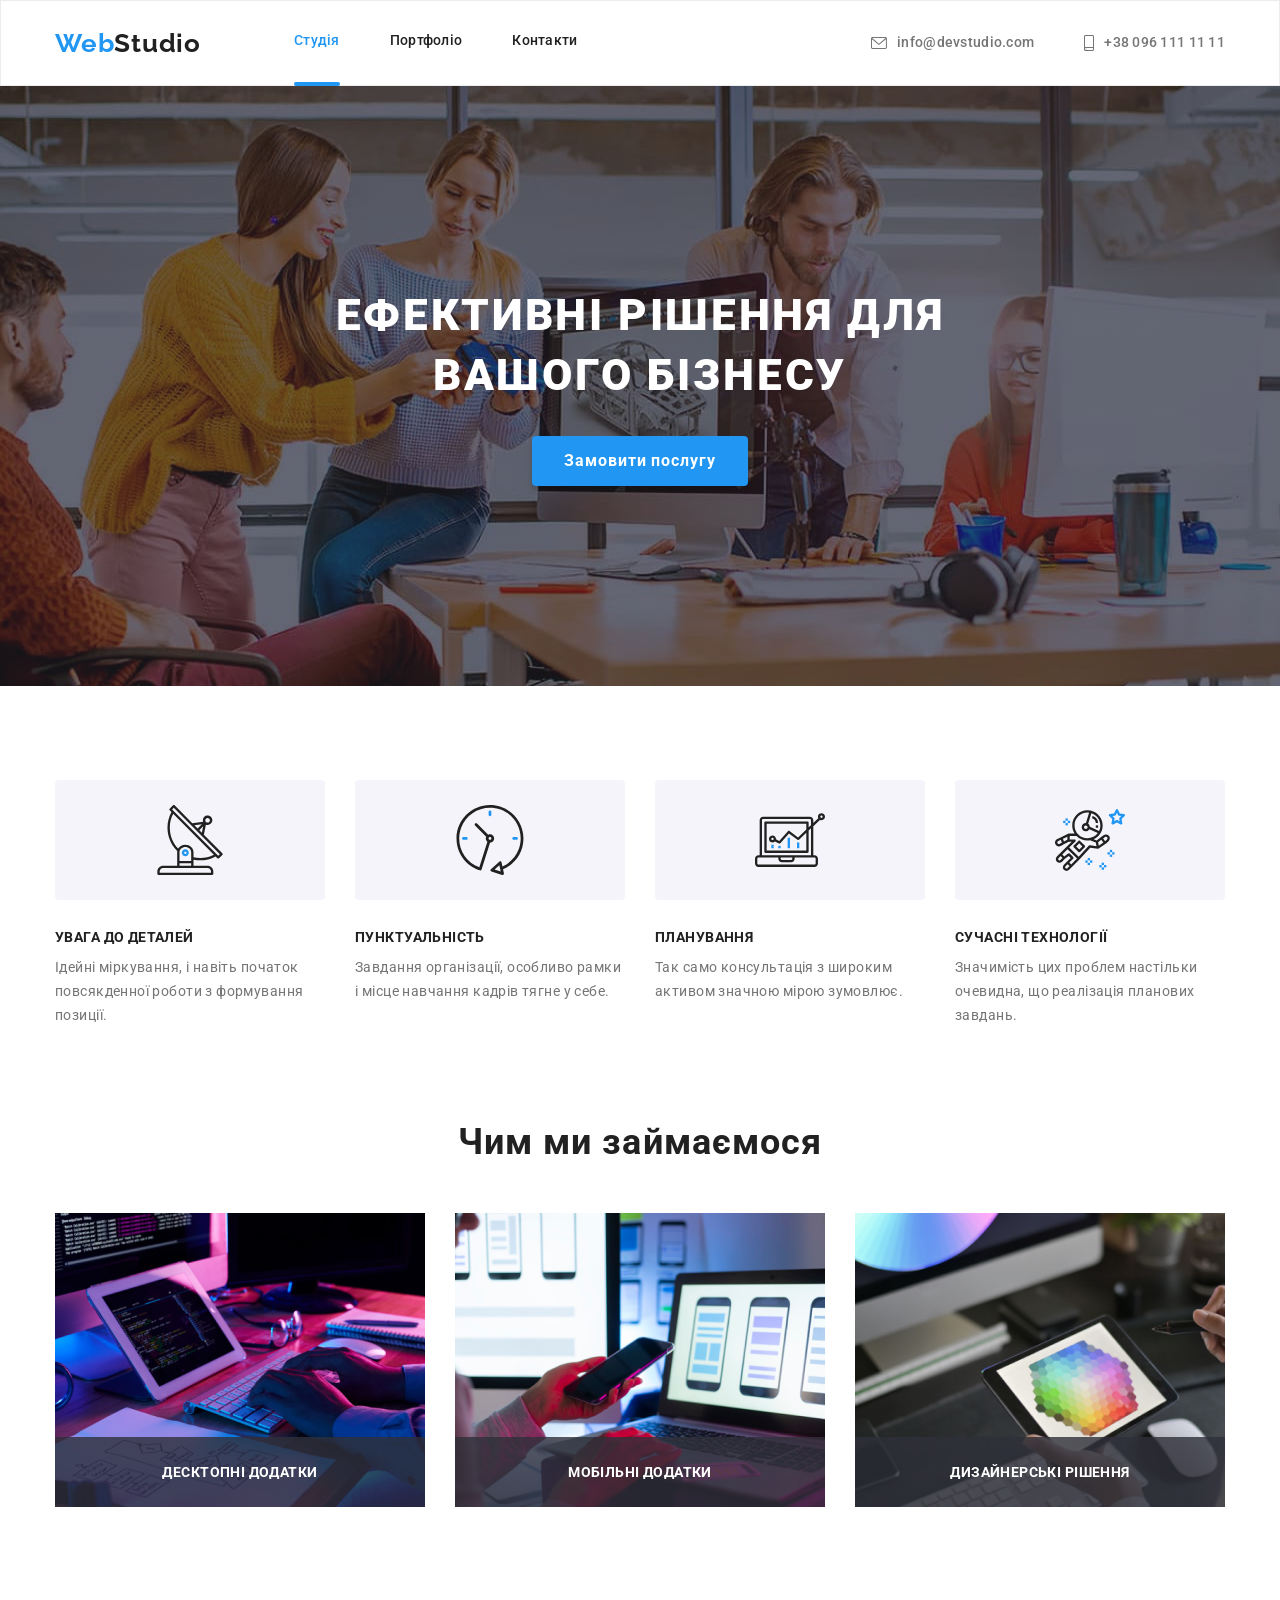
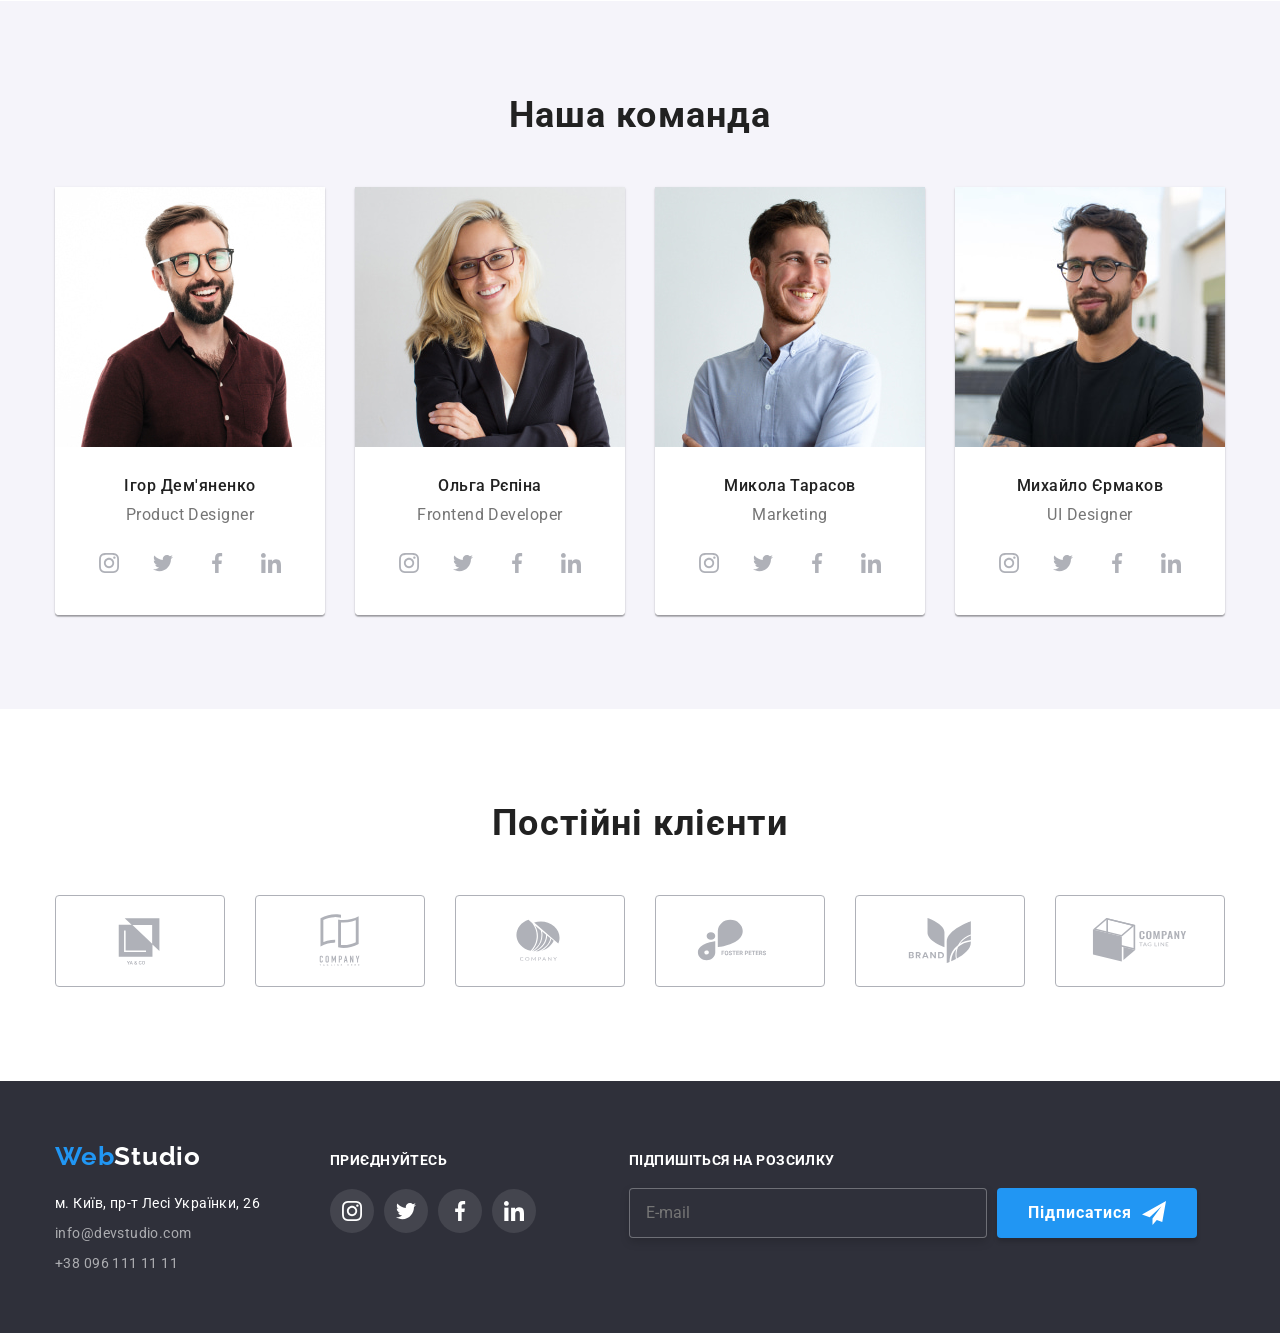
<file: index.html>
<!DOCTYPE html>
<html lang="uk">
  <head>
    <meta charset="UTF-8" />
    <meta http-equiv="X-UA-Compatible" content="IE=edge" />
    <meta name="viewport" content="width=device-width, initial-scale=1.0" />
    <link
      rel="stylesheet"
      href="https://cdnjs.cloudflare.com/ajax/libs/modern-normalize/1.0.0/modern-normalize.min.css"
    />
    <link rel="preconnect" href="https://fonts.googleapis.com" />
    <link rel="preconnect" href="https://fonts.gstatic.com" crossorigin />
    <link
      href="https://fonts.googleapis.com/css2?family=Raleway:wght@700&family=Roboto:wght@400;500;700;900&display=swap"
      rel="stylesheet"
    />
    <link rel="stylesheet" href="./css/main.min.css" />
    <title>Студія WebStudio</title>
  </head>

  <body>
    <header class="page-header">
      <div class="conteiner page-header__conteiner">
        <nav class="logo-nav">
          <a href="./index.html" lang="en" class="logo"
            ><span class="logo__logo--first-words">Web</span>Studio</a
          >

          <ul class="site-nav">
            <li>
              <a href="./index.html" class="site-nav__link site-nav__link--current">Студія</a>
            </li>
            <li><a href="./portfolio.html" class="site-nav__link">Портфоліо</a></li>
            <li><a href="" class="site-nav__link">Контакти</a></li>
          </ul>
        </nav>

        <ul class="auth-nav">
          <li>
            <a href="mailto:info@devstudio.com" class="auth-nav__link auth-nav__link--envelope">
              <svg class="mail-icon" height="12" width="16">
                <use href="./images/symbol-defs.svg#icon-envelope"></use>
              </svg>
              info@devstudio.com</a
            >
          </li>
          <li>
            <a href="tel:+380961111111" class="auth-nav__link auth-nav__link--smartphone">
              <svg class="smartphone-icon" height="16" width="10">
                <use href="./images/symbol-defs.svg#icon-smartphone"></use>
              </svg>
              +38 096 111 11 11</a
            >
          </li>
        </ul>
      </div>
    </header>

    <main>
      <section class="hero">
        <div class="section hero__section">
          <h1 class="hero__title">Ефективні рішення для вашого бізнесу</h1>
          <button data-modal-open type="button" class="hero__button">Замовити послугу</button>
        </div>
      </section>

      <section class="section">
        <div class="conteiner">
          <h2 class="section-title-hidden">Особливості</h2>
          <ul class="features">
            <li class="features__item">
              <div class="features__icon-conteiner">
                <svg height="70" width="70">
                  <use href="./images/symbol-defs.svg#icon-antenna"></use>
                </svg>
              </div>
              <h3 class="features__title">Увага до деталей</h3>
              <p class="features__prg">
                Ідейні міркування, і навіть початок повсякденної роботи з формування позиції.
              </p>
            </li>

            <li class="features__item">
              <div class="features__icon-conteiner">
                <svg height="70" width="70">
                  <use href="./images/symbol-defs.svg#icon-clock"></use>
                </svg>
              </div>
              <h3 class="features__title">Пунктуальність</h3>
              <p class="features__prg">
                Завдання організації, особливо рамки і місце навчання кадрів тягне у себе.
              </p>
            </li>

            <li class="features__item">
              <div class="features__icon-conteiner">
                <svg height="70" width="70">
                  <use href="./images/symbol-defs.svg#icon-diagram"></use>
                </svg>
              </div>
              <h3 class="features__title">Планування</h3>
              <p class="features__prg">
                Так само консультація з широким активом значною мірою зумовлює.
              </p>
            </li>

            <li class="features__item">
              <div class="features__icon-conteiner">
                <svg height="70" width="70">
                  <use href="./images/symbol-defs.svg#icon-astronaut"></use>
                </svg>
              </div>
              <h3 class="features__title">Сучасні технології</h3>
              <p class="features__prg">
                Значимість цих проблем настільки очевидна, що реалізація планових завдань.
              </p>
            </li>
          </ul>
        </div>
      </section>

      <section class="section section--no-padding">
        <div class="conteiner">
          <h2 class="examples__title">Чим ми займаємося</h2>
          <ul class="examples__list">
            <li class="examples__item">
              <img
                src="./images/what1.jpg"
                alt="клавіатура на столі"
                width="370"
                height="294"
                class="examples__img"
              />
              <p class="examples__prg">Десктопні додатки</p>
            </li>

            <li class="examples__item">
              <img
                src="./images/what2.jpg"
                alt="дівчина за ноутбуком"
                width="370"
                height="294"
                class="examples__img"
              />
              <p class="examples__prg">Мобільні додатки</p>
            </li>

            <li class="examples__item">
              <img
                src="./images/what3.jpg"
                alt="малюнок на планшеті"
                width="370"
                height="294"
                class="examples__img"
              />
              <p class="examples__prg">Дизайнерські рішення</p>
            </li>
          </ul>
        </div>
      </section>

      <section class="section section--team">
        <div class="conteiner">
          <h2 class="team__title">Наша команда</h2>
          <ul class="team__list">
            <li class="human">
              <img
                src="./images/igor.jpg"
                alt="чоловік Ігор"
                width="270"
                height="260"
                class="human__img"
              />
              <div class="human__bgr">
                <h3 class="human__title">Ігор Дем'яненко</h3>
                <p class="human__prg" lang="en">Product Designer</p>
                <ul class="human-social-networks">
                  <li>
                    <a href="#" class="human-social-networks__link">
                      <svg class="human-social-networks__icon" height="20" width="20">
                        <use href="./images/symbol-defs.svg#icon-instagram"></use>
                      </svg>
                    </a>
                  </li>
                  <li>
                    <a href="#" class="human-social-networks__link">
                      <svg class="human-social-networks__icon" height="20" width="20">
                        <use href="./images/symbol-defs.svg#icon-twitter"></use>
                      </svg>
                    </a>
                  </li>
                  <li>
                    <a href="#" class="human-social-networks__link">
                      <svg class="human-social-networks__icon" height="20" width="20">
                        <use href="./images/symbol-defs.svg#icon-facebook"></use>
                      </svg>
                    </a>
                  </li>
                  <li>
                    <a href="#" class="human-social-networks__link">
                      <svg class="human-social-networks__icon" height="20" width="20">
                        <use href="./images/symbol-defs.svg#icon-linkedin"></use>
                      </svg>
                    </a>
                  </li>
                </ul>
              </div>
            </li>

            <li class="human">
              <img
                src="./images/olga.jpg"
                alt="жінка Ольга"
                width="270"
                height="260"
                class="human__img"
              />
              <div class="human__bgr">
                <h3 class="human__title">Ольга Рєпіна</h3>
                <p class="human__prg" lang="en">Frontend Developer</p>
                <ul class="human-social-networks">
                  <li>
                    <a href="#" class="human-social-networks__link">
                      <svg class="human-social-networks__icon" height="20" width="20">
                        <use href="./images/symbol-defs.svg#icon-instagram"></use>
                      </svg>
                    </a>
                  </li>
                  <li>
                    <a href="#" class="human-social-networks__link">
                      <svg class="human-social-networks__icon" height="20" width="20">
                        <use href="./images/symbol-defs.svg#icon-twitter"></use>
                      </svg>
                    </a>
                  </li>
                  <li>
                    <a href="#" class="human-social-networks__link">
                      <svg class="human-social-networks__icon" height="20" width="20">
                        <use href="./images/symbol-defs.svg#icon-facebook"></use>
                      </svg>
                    </a>
                  </li>
                  <li>
                    <a href="#" class="human-social-networks__link">
                      <svg class="human-social-networks__icon" height="20" width="20">
                        <use href="./images/symbol-defs.svg#icon-linkedin"></use>
                      </svg>
                    </a>
                  </li>
                </ul>
              </div>
            </li>

            <li class="human">
              <img
                src="./images/mykola.jpg"
                alt="чоловік Микола"
                width="270"
                height="260"
                class="human__img"
              />
              <div class="human__bgr">
                <h3 class="human__title">Микола Тарасов</h3>
                <p class="human__prg" lang="en">Marketing</p>
                <ul class="human-social-networks">
                  <li>
                    <a href="#" class="human-social-networks__link">
                      <svg class="human-social-networks__icon" height="20" width="20">
                        <use href="./images/symbol-defs.svg#icon-instagram"></use>
                      </svg>
                    </a>
                  </li>
                  <li>
                    <a href="#" class="human-social-networks__link">
                      <svg class="human-social-networks__icon" height="20" width="20">
                        <use href="./images/symbol-defs.svg#icon-twitter"></use>
                      </svg>
                    </a>
                  </li>
                  <li>
                    <a href="#" class="human-social-networks__link">
                      <svg class="human-social-networks__icon" height="20" width="20">
                        <use href="./images/symbol-defs.svg#icon-facebook"></use>
                      </svg>
                    </a>
                  </li>
                  <li>
                    <a href="#" class="human-social-networks__link">
                      <svg class="human-social-networks__icon" height="20" width="20">
                        <use href="./images/symbol-defs.svg#icon-linkedin"></use>
                      </svg>
                    </a>
                  </li>
                </ul>
              </div>
            </li>

            <li class="human">
              <img
                src="./images/myhail.jpg"
                alt="чоловік Михайло"
                width="270"
                height="260"
                class="human__img"
              />
              <div class="human__bgr">
                <h3 class="human__title">Михайло Єрмаков</h3>
                <p class="human__prg" lang="en">UI Designer</p>
                <ul class="human-social-networks">
                  <li>
                    <a href="#" class="human-social-networks__link">
                      <svg class="human-social-networks__icon" height="20" width="20">
                        <use href="./images/symbol-defs.svg#icon-instagram"></use>
                      </svg>
                    </a>
                  </li>
                  <li>
                    <a href="#" class="human-social-networks__link">
                      <svg class="human-social-networks__icon" height="20" width="20">
                        <use href="./images/symbol-defs.svg#icon-twitter"></use>
                      </svg>
                    </a>
                  </li>
                  <li>
                    <a href="#" class="human-social-networks__link">
                      <svg class="human-social-networks__icon" height="20" width="20">
                        <use href="./images/symbol-defs.svg#icon-facebook"></use>
                      </svg>
                    </a>
                  </li>
                  <li>
                    <a href="#" class="human-social-networks__link">
                      <svg class="human-social-networks__icon" height="20" width="20">
                        <use href="./images/symbol-defs.svg#icon-linkedin"></use>
                      </svg>
                    </a>
                  </li>
                </ul>
              </div>
            </li>
          </ul>
        </div>
      </section>

      <section class="section">
        <div class="conteiner">
          <h2 class="company__title">Постійні клієнти</h2>
          <ul class="company__list">
            <li class="company__item">
              <a href="" class="company__link">
                <svg class="company__icon" height="60" width="106">
                  <use href="./images/symbol-defs.svg#icon-logo-one"></use>
                </svg>
              </a>
            </li>
            <li class="company__item">
              <a href="" class="company__link">
                <svg class="company__icon" height="60" width="106">
                  <use href="./images/symbol-defs.svg#icon-logo-two"></use>
                </svg>
              </a>
            </li>
            <li class="company__item">
              <a href="" class="company__link">
                <svg class="company__icon" height="60" width="106">
                  <use href="./images/symbol-defs.svg#icon-logo-three"></use>
                </svg>
              </a>
            </li>
            <li class="company__item">
              <a href="" class="company__link">
                <svg class="company__icon" height="60" width="106">
                  <use href="./images/symbol-defs.svg#icon-logo-fore"></use>
                </svg>
              </a>
            </li>
            <li class="company__item">
              <a href="" class="company__link">
                <svg class="company__icon" height="60" width="106">
                  <use href="./images/symbol-defs.svg#icon-logo-five"></use>
                </svg>
              </a>
            </li>
            <li class="company__item">
              <a href="" class="company__link">
                <svg class="company__icon" height="60" width="106">
                  <use href="./images/symbol-defs.svg#icon-logo-six"></use>
                </svg>
              </a>
            </li>
          </ul>
        </div>
      </section>
    </main>

    <footer class="page-footer">
      <div class="conteiner page-footer__container">
        <div class="page-footer__contact">
          <div class="footer-logo-box">
            <a href="./index.html" lang="en" class="footer-logo-box__logo"
              ><span class="footer-logo-box__logo-first-words">Web</span>Studio</a
            >
          </div>

          <address class="footer-address">
            <ul>
              <li class="footer-address__item">
                <a
                  class="footer-address__link-place"
                  href="https://goo.gl/maps/CPtrU1FHBa2aNyZL9"
                  target="_blank"
                  rel="noopener noreferrer nofollow"
                  >м. Київ, пр-т Лесі Українки, 26</a
                >
              </li>
              <li class="footer-address__item">
                <a href="mailto:info@devstudio.com" class="footer-addres__link"
                  >info@devstudio.com</a
                >
              </li>
              <li class="footer-address__item">
                <a href="tel:+380961111111" class="footer-addres__link">+38 096 111 11 11</a>
              </li>
            </ul>
          </address>
        </div>

        <div class="footer-social-media">
          <p class="footer-social-media__prg">Приєднуйтесь</p>

          <ul class="footer-social-media__list">
            <li>
              <a href="#" class="footer-social-media__link">
                <svg class="footer-social-media__icon" height="20" width="20">
                  <use href="./images/symbol-defs.svg#icon-instagram"></use>
                </svg>
              </a>
            </li>
            <li>
              <a href="#" class="footer-social-media__link">
                <svg class="footer-social-media__icon" height="20" width="20">
                  <use href="./images/symbol-defs.svg#icon-twitter"></use>
                </svg>
              </a>
            </li>
            <li>
              <a href="#" class="footer-social-media__link">
                <svg class="footer-social-media__icon" height="20" width="20">
                  <use href="./images/symbol-defs.svg#icon-facebook"></use>
                </svg>
              </a>
            </li>
            <li>
              <a href="#" class="footer-social-media__link">
                <svg class="footer-social-media__icon" height="20" width="20">
                  <use href="./images/symbol-defs.svg#icon-linkedin"></use>
                </svg>
              </a>
            </li>
          </ul>
        </div>

        <div class="footer-form-box">
          <form class="footer-form">
            <label for="email" class="footer-form__label">Підпишіться на розсилку</label>
            <div class="footer-form__string-box">
              <input
                class="footer-form__email"
                type="email"
                name="email"
                id="email"
                placeholder="E-mail"
                autocomplete="off"
              />
              <button type="submit" class="footer-form__button">
                Підписатися
                <svg class="footer-form__icon-send" height="24" width="24">
                  <use href="./images/icons.svg#icon-icon-send"></use>
                </svg>
              </button>
            </div>
          </form>
        </div>
      </div>
    </footer>

    <div data-modal class="backdrop is-hidden">
      <div class="modal">
        <button data-modal-close class="modal__exit-box">
          <svg class="modal__exit-icon" height="18" width="18">
            <use href="./images/symbol-defs.svg#icon-close-black"></use>
          </svg>
        </button>

        <p class="modal__title">Залиште свої дані, ми вам передзвонимо</p>

        <form>
          <label class="modal__label">
            Ім'я
            <div class="modal__input-box">
              <input type="text" name="name" class="modal__input" />
              <svg class="modal__input-icon" height="18" width="18">
                <use href="./images/icons.svg#icon-person-black"></use>
              </svg>
            </div>
          </label>

          <label class="modal__label">
            Телефон
            <div class="modal__input-box">
              <input type="tel" name="tel" class="modal__input" />
              <svg class="modal__input-icon" height="18" width="18">
                <use href="./images/icons.svg#icon-phone-black"></use>
              </svg>
            </div>
          </label>

          <label class="modal__label">
            Пошта
            <div class="modal__input-box">
              <input type="email" name="email" class="modal__input" />
              <svg class="modal__input-icon" height="18" width="18">
                <use href="./images/icons.svg#icon-email-black"></use>
              </svg>
            </div>
          </label>

          <label class="modal__label">
            Коментар
            <textarea
              class="modal__feedback"
              name="feedback"
              placeholder="Введіть текст"
            ></textarea>
          </label>

          <label class="modal__checkbox-label">
            <div class="modal__checkbox-input-box">
              <input
                class="modal__checkbox-input"
                type="checkbox"
                name="topic"
                value="Погоджуюся з розсилкою та приймаю"
              />
              <svg class="modal__checkbox-icon" width="16" height="15">
                <use href="./images/icons.svg#icon-check"></use>
              </svg>
              Погоджуюся з розсилкою та приймаю
              <a href="#" class="modal__checkbox-link">Умови договору</a>
            </div>
          </label>

          <button type="submit" class="modal__submit-button-modal">Відправити</button>
        </form>
      </div>
    </div>

    <script src="./js/modal.js"></script>
  </body>
</html>
</file>
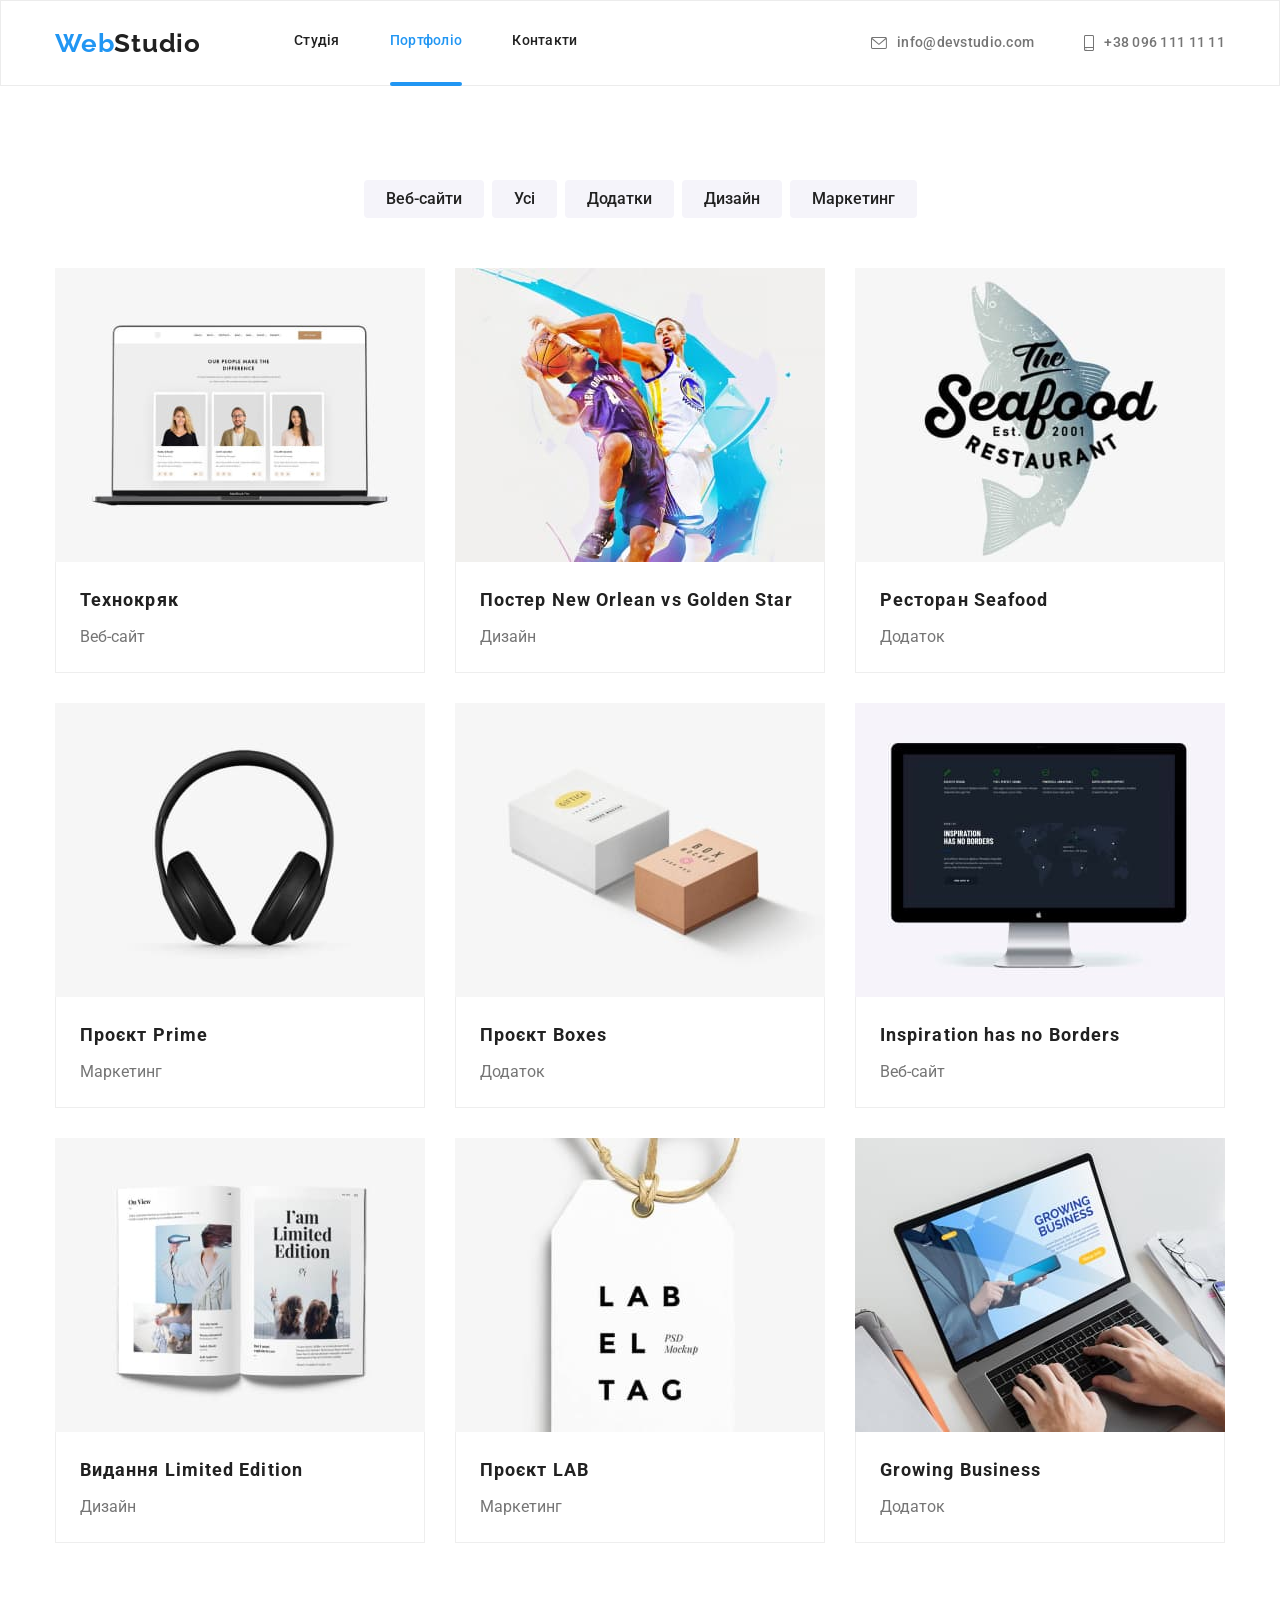
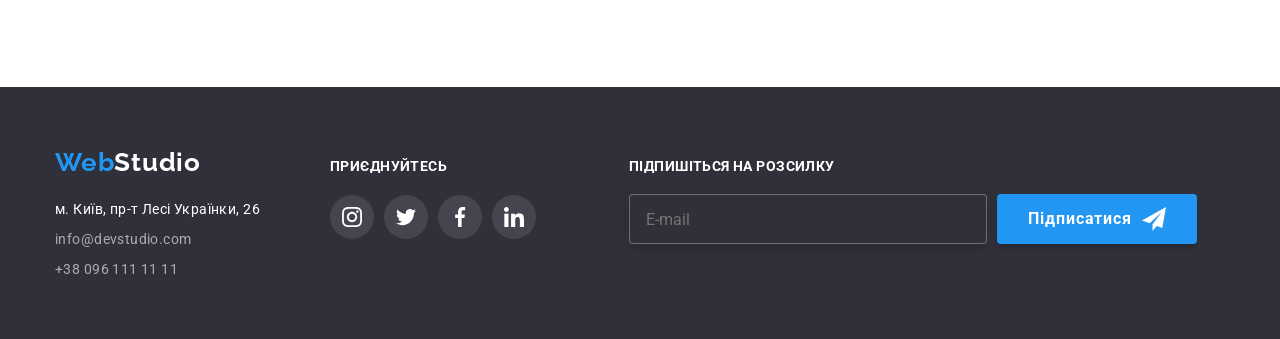
<file: portfolio.html>
<!DOCTYPE html>
<html lang="uk">
  <head>
    <meta charset="UTF-8" />
    <meta http-equiv="X-UA-Compatible" content="IE=edge" />
    <meta name="viewport" content="width=device-width, initial-scale=1.0" />
    <link
      rel="stylesheet"
      href="https://cdnjs.cloudflare.com/ajax/libs/modern-normalize/1.0.0/modern-normalize.min.css"
    />
    <link rel="preconnect" href="https://fonts.googleapis.com" />
    <link rel="preconnect" href="https://fonts.gstatic.com" crossorigin />
    <link
      href="https://fonts.googleapis.com/css2?family=Raleway:wght@700&family=Roboto:wght@400;500;700;900&display=swap"
      rel="stylesheet"
    />
    <link rel="stylesheet" href="./css/main.min.css" />
    <title>Портфоліо</title>
  </head>

  <body>
    <header class="page-header">
      <div class="conteiner page-header__conteiner">
        <nav class="logo-nav">
          <a href="./index.html" lang="en" class="logo"
            ><span class="logo__logo--first-words">Web</span>Studio</a
          >

          <ul class="site-nav">
            <li>
              <a href="./index.html" class="site-nav__link">Студія</a>
            </li>
            <li>
              <a href="./portfolio.html" class="site-nav__link site-nav__link--current"
                >Портфоліо</a
              >
            </li>
            <li><a href="" class="site-nav__link">Контакти</a></li>
          </ul>
        </nav>

        <ul class="auth-nav">
          <li>
            <a href="mailto:info@devstudio.com" class="auth-nav__link auth-nav__link--envelope">
              <svg class="mail-icon" height="12" width="16">
                <use href="./images/symbol-defs.svg#icon-envelope"></use>
              </svg>
              info@devstudio.com</a
            >
          </li>
          <li>
            <a href="tel:+380961111111" class="auth-nav__link auth-nav__link--smartphone">
              <svg class="smartphone-icon" height="16" width="10">
                <use href="./images/symbol-defs.svg#icon-smartphone"></use>
              </svg>
              +38 096 111 11 11</a
            >
          </li>
        </ul>
      </div>
    </header>

    <main>
      <section class="section">
        <div class="conteiner page-list__conteiner">
          <h1 class="section-title-hidden">Портфоліо</h1>
          <ul class="page-list">
            <li><button type="button" class="page-list__button">Веб-сайти</button></li>
            <li><button type="button" class="page-list__button">Усі</button></li>
            <li><button type="button" class="page-list__button">Додатки</button></li>
            <li><button type="button" class="page-list__button">Дизайн</button></li>
            <li><button type="button" class="page-list__button">Маркетинг</button></li>
          </ul>

          <ul class="technology">
            <li class="technology__box">
              <a href="#" class="technology__link">
                <div class="technology__overplay-box">
                  <img
                    src="./images/tehno.jpg"
                    alt="Веб сайт у ноутбуці"
                    width="370"
                    height="294"
                    class="technology__img"
                  />
                  <p class="technology__overplay">
                    Ресурс пропонує комплексні пропозиції з різним рівнем функціоналу та сервісів.
                    Все це дозволить відвідувачу отримати вичерпні відомості про компанію чи
                    приватну особу.
                  </p>
                </div>
                <div class="technology__description">
                  <h2 class="technology__section-title">Технокряк</h2>
                  <p class="technology__prg">Веб-сайт</p>
                </div>
              </a>
            </li>

            <li class="technology__box">
              <a href="#" class="technology__link">
                <div class="technology__overplay-box">
                  <img
                    src="./images/neworlean.jpg"
                    alt="Баскетбол"
                    width="370"
                    height="294"
                    class="technology__img"
                  />
                  <p class="technology__overplay">
                    Ресурс пропонує комплексні пропозиції з різним рівнем функціоналу та сервісів.
                    Все це дозволить відвідувачу отримати вичерпні відомості про компанію чи
                    приватну особу.
                  </p>
                </div>
                <div class="technology__description">
                  <h2 class="technology__section-title">
                    Постер <span lang="en">New Orlean vs Golden Star</span>
                  </h2>
                  <p class="technology__prg">Дизайн</p>
                </div>
              </a>
            </li>

            <li class="technology__box">
              <a href="#" class="technology__link">
                <div class="technology__overplay-box">
                  <img
                    src="./images/seafood.jpg"
                    alt="Лого ресторану"
                    width="370"
                    height="294"
                    class="technology__img"
                  />
                  <p class="technology__overplay">
                    Ресурс пропонує комплексні пропозиції з різним рівнем функціоналу та сервісів.
                    Все це дозволить відвідувачу отримати вичерпні відомості про компанію чи
                    приватну особу.
                  </p>
                </div>

                <div class="technology__description">
                  <h2 class="technology__section-title">Ресторан <span lang="en">Seafood</span></h2>
                  <p class="technology__prg">Додаток</p>
                </div>
              </a>
            </li>

            <li class="technology__box">
              <a href="#" class="technology__link">
                <div class="technology__overplay-box">
                  <img
                    src="./images/prime.jpg"
                    alt="Бездротові навушники"
                    width="370"
                    height="294"
                    class="technology__img"
                  />
                  <p class="technology__overplay">
                    Ресурс пропонує комплексні пропозиції з різним рівнем функціоналу та сервісів.
                    Все це дозволить відвідувачу отримати вичерпні відомості про компанію чи
                    приватну особу.
                  </p>
                </div>

                <div class="technology__description">
                  <h2 class="technology__section-title">Проєкт <span lang="en">Prime</span></h2>
                  <p class="technology__prg">Маркетинг</p>
                </div>
              </a>
            </li>

            <li class="technology__box">
              <a href="#" class="technology__link">
                <div class="technology__overplay-box">
                  <img
                    src="./images/boxes.jpg"
                    alt="Коробки"
                    width="370"
                    height="294"
                    class="technology__img"
                  />
                  <p class="technology__overplay">
                    Ресурс пропонує комплексні пропозиції з різним рівнем функціоналу та сервісів.
                    Все це дозволить відвідувачу отримати вичерпні відомості про компанію чи
                    приватну особу.
                  </p>
                </div>

                <div class="technology__description">
                  <h2 class="technology__section-title">Проєкт <span lang="en">Boxes</span></h2>
                  <p class="technology__prg">Додаток</p>
                </div>
              </a>
            </li>

            <li class="technology__box">
              <a href="#" class="technology__link">
                <div class="technology__overplay-box">
                  <img
                    src="./images/borders.jpg"
                    alt="Моноблок"
                    width="370"
                    height="294"
                    class="technology__img"
                  />
                  <p class="technology__overplay">
                    Ресурс пропонує комплексні пропозиції з різним рівнем функціоналу та сервісів.
                    Все це дозволить відвідувачу отримати вичерпні відомості про компанію чи
                    приватну особу.
                  </p>
                </div>

                <div class="technology__description">
                  <h2 class="technology__section-title" lang="en">Inspiration has no Borders</h2>
                  <p class="technology__prg">Веб-сайт</p>
                </div>
              </a>
            </li>

            <li class="technology__box">
              <a href="#" class="technology__link">
                <div class="technology__overplay-box">
                  <img
                    src="./images/limited.jpg"
                    alt="Відкритий журнал"
                    width="370"
                    height="294"
                    class="technology__img"
                  />
                  <p class="technology__overplay">
                    Ресурс пропонує комплексні пропозиції з різним рівнем функціоналу та сервісів.
                    Все це дозволить відвідувачу отримати вичерпні відомості про компанію чи
                    приватну особу.
                  </p>
                </div>

                <div class="technology__description">
                  <h2 class="technology__section-title">
                    Видання <span lang="en">Limited Edition</span>
                  </h2>
                  <p class="technology__prg">Дизайн</p>
                </div>
              </a>
            </li>

            <li class="technology__box">
              <a href="#" class="technology__link">
                <div class="technology__overplay-box">
                  <img
                    src="./images/lab.jpg"
                    alt="Етикетка"
                    width="370"
                    height="294"
                    class="technology__img"
                  />
                  <p class="technology__overplay">
                    Ресурс пропонує комплексні пропозиції з різним рівнем функціоналу та сервісів.
                    Все це дозволить відвідувачу отримати вичерпні відомості про компанію чи
                    приватну особу.
                  </p>
                </div>

                <div class="technology__description">
                  <h2 class="technology__section-title">Проєкт LAB</h2>
                  <p class="technology__prg">Маркетинг</p>
                </div>
              </a>
            </li>

            <li class="technology__box">
              <a href="#" class="technology__link">
                <div class="technology__overplay-box">
                  <img
                    src="./images/business.jpg"
                    alt="Друк на ноутбуці"
                    width="370"
                    height="294"
                    class="technology__img"
                  />
                  <p class="technology__overplay">
                    Ресурс пропонує комплексні пропозиції з різним рівнем функціоналу та сервісів.
                    Все це дозволить відвідувачу отримати вичерпні відомості про компанію чи
                    приватну особу.
                  </p>
                </div>

                <div class="technology__description">
                  <h2 class="technology__section-title" lang="en">Growing Business</h2>
                  <p class="technology__prg">Додаток</p>
                </div>
              </a>
            </li>
          </ul>
        </div>
      </section>
    </main>

    <footer class="page-footer">
      <div class="conteiner page-footer__container">
        <div class="page-footer__contact">
          <div class="footer-logo-box">
            <a href="./index.html" lang="en" class="footer-logo-box__logo"
              ><span class="footer-logo-box__logo-first-words">Web</span>Studio</a
            >
          </div>

          <address class="footer-address">
            <ul>
              <li class="footer-address__item">
                <a
                  class="footer-address__link-place"
                  href="https://goo.gl/maps/CPtrU1FHBa2aNyZL9"
                  target="_blank"
                  rel="noopener noreferrer nofollow"
                  >м. Київ, пр-т Лесі Українки, 26</a
                >
              </li>
              <li class="footer-address__item">
                <a href="mailto:info@devstudio.com" class="footer-addres__link"
                  >info@devstudio.com</a
                >
              </li>
              <li class="footer-address__item">
                <a href="tel:+380961111111" class="footer-addres__link">+38 096 111 11 11</a>
              </li>
            </ul>
          </address>
        </div>

        <div class="footer-social-media">
          <p class="footer-social-media__prg">Приєднуйтесь</p>

          <ul class="footer-social-media__list">
            <li>
              <a href="#" class="footer-social-media__link">
                <svg class="footer-social-media__icon" height="20" width="20">
                  <use href="./images/symbol-defs.svg#icon-instagram"></use>
                </svg>
              </a>
            </li>
            <li>
              <a href="#" class="footer-social-media__link">
                <svg class="footer-social-media__icon" height="20" width="20">
                  <use href="./images/symbol-defs.svg#icon-twitter"></use>
                </svg>
              </a>
            </li>
            <li>
              <a href="#" class="footer-social-media__link">
                <svg class="footer-social-media__icon" height="20" width="20">
                  <use href="./images/symbol-defs.svg#icon-facebook"></use>
                </svg>
              </a>
            </li>
            <li>
              <a href="#" class="footer-social-media__link">
                <svg class="footer-social-media__icon" height="20" width="20">
                  <use href="./images/symbol-defs.svg#icon-linkedin"></use>
                </svg>
              </a>
            </li>
          </ul>
        </div>

        <div class="footer-form-box">
          <form class="footer-form">
            <label for="email" class="footer-form__label">Підпишіться на розсилку</label>
            <div class="footer-form__string-box">
              <input
                class="footer-form__email"
                type="email"
                name="email"
                id="email"
                placeholder="E-mail"
                autocomplete="off"
              />
              <button type="submit" class="footer-form__button">
                Підписатися
                <svg class="footer-form__icon-send" height="24" width="24">
                  <use href="./images/icons.svg#icon-icon-send"></use>
                </svg>
              </button>
            </div>
          </form>
        </div>
      </div>
    </footer>
  </body>
</html>
</file>
<file: css/main.min.css>
:root{--black: #212121;--p-color: #757575;--main-white: #ffffff;--blue: #2196f3;--color-a-ftr: rgba(255, 255, 255, 0.6);--bg-batton: #f5f4fa;--color-ftr: #2f303a;--main-bg: #f5f5f5;--not-main-bg: #f5f4fa;--active-btn: #188ce8;--border-header: #ececec;--border-technology-list: #eeeeee;--bg-icon-footer: rgba(255, 255, 255, 0.1);--icon-color: #afb1b8;--overplay-technology: rgba(33, 150, 243, 0.9);--bg-modal: rgba(0, 0, 0, 0.2)}body{background-color:var(--main-white);color:var(--black);font-family:Roboto,sans-serif}ul{list-style:none;padding:0;margin:0}a{text-decoration:none}h1,h2,h3,h4,h5,h6{margin-top:0;margin-bottom:10px}p{color:var(--p-color);margin-top:0;margin-bottom:0}input{outline:none}.conteiner{margin-left:auto;margin-right:auto;width:1200px;padding-left:15px;padding-right:15px}.section{padding-top:94px;padding-bottom:94px;text-align:center}.section-title-hidden{position:absolute;width:1px;height:1px;margin:-1px;border:0;padding:0;clip:rect(0 0 0 0);overflow:hidden}.page-header{background-color:var(--main-white);letter-spacing:.02em;font-weight:500;font-size:14px;line-height:1.14;border:1px solid var(--border-header)}.page-header__conteiner{margin-left:auto;margin-right:auto;width:1200px;padding-left:15px;padding-right:15px;display:-webkit-box;display:-ms-flexbox;display:flex;-webkit-box-align:center;-ms-flex-align:center;align-items:center}.logo-nav{display:-webkit-box;display:-ms-flexbox;display:flex;-webkit-box-align:center;-ms-flex-align:center;align-items:center}.logo{color:var(--black);font-family:Raleway,sans-serif;letter-spacing:.03em;font-weight:700;font-size:26px;line-height:1.19;text-decoration:none}.logo__logo--first-words{color:var(--blue)}.site-nav{display:-webkit-box;display:-ms-flexbox;display:flex;gap:50px;margin-left:93px}.site-nav__link{position:relative;display:block;color:var(--black);padding-top:32px;padding-bottom:32px;-webkit-transition-property:color;-o-transition-property:color;transition-property:color;-webkit-transition-duration:250ms;-o-transition-duration:250ms;transition-duration:250ms;-webkit-transition-timing-function:cubic-bezier(0.4, 0, 0.2, 1);-o-transition-timing-function:cubic-bezier(0.4, 0, 0.2, 1);transition-timing-function:cubic-bezier(0.4, 0, 0.2, 1)}.site-nav__link:hover,.site-nav__link:focus{color:var(--blue)}.site-nav__link--current{color:var(--blue)}.auth-nav{display:-webkit-box;display:-ms-flexbox;display:flex;margin-left:auto;gap:50px}.auth-nav__link{display:block;color:var(--p-color);padding-top:32px;padding-bottom:32px;-webkit-transition-property:color;-o-transition-property:color;transition-property:color;-webkit-transition-duration:250ms;-o-transition-duration:250ms;transition-duration:250ms;-webkit-transition-timing-function:cubic-bezier(0.4, 0, 0.2, 1);-o-transition-timing-function:cubic-bezier(0.4, 0, 0.2, 1);transition-timing-function:cubic-bezier(0.4, 0, 0.2, 1)}.auth-nav__link:hover,.auth-nav__link:focus{color:var(--blue)}.auth-nav__link--envelope{display:-webkit-box;display:-ms-flexbox;display:flex;-webkit-box-align:center;-ms-flex-align:center;align-items:center}.auth-nav__link--smartphone{display:-webkit-box;display:-ms-flexbox;display:flex;-webkit-box-align:center;-ms-flex-align:center;align-items:center}.mail-icon{margin-right:10px;fill:currentColor}.smartphone-icon{margin-right:10px;fill:currentColor}.site-nav__link--current{color:var(--blue)}.site-nav__link--current::after{display:block;position:relative;bottom:-33px;content:"";height:4px;width:100%;background-color:#2196f3;border-radius:2px}.hero{background-color:var(--color-ftr);text-align:center;max-width:1600px;height:600px;margin-left:auto;margin-right:auto;background-image:-webkit-gradient(linear, left top, right top, from(rgba(47, 48, 58, 0.4)), to(rgba(47, 48, 58, 0.4))),url(../images/hero-img.jpg);background-image:-o-linear-gradient(left, rgba(47, 48, 58, 0.4), rgba(47, 48, 58, 0.4)),url(../images/hero-img.jpg);background-image:linear-gradient(to right, rgba(47, 48, 58, 0.4), rgba(47, 48, 58, 0.4)),url(../images/hero-img.jpg);background-repeat:no-repeat;background-position:center;background-size:cover}.hero__section{padding-top:200px;padding-bottom:200px}.hero__title{color:#fff;letter-spacing:.06em;font-weight:900;font-size:44px;line-height:1.36;text-transform:uppercase;width:700px;margin:0 auto 30px}.hero__button{background-color:var(--blue);color:var(--main-white);cursor:pointer;border:inherit;letter-spacing:.06em;font-weight:700;font-size:16px;line-height:1.87;border-radius:4px;padding:10px 32px;-webkit-box-shadow:0px 4px 4px rgba(0,0,0,.15);box-shadow:0px 4px 4px rgba(0,0,0,.15);-webkit-transition-property:background-color;-o-transition-property:background-color;transition-property:background-color;-webkit-transition-duration:250ms;-o-transition-duration:250ms;transition-duration:250ms;-webkit-transition-timing-function:cubic-bezier(0.4, 0, 0.2, 1);-o-transition-timing-function:cubic-bezier(0.4, 0, 0.2, 1);transition-timing-function:cubic-bezier(0.4, 0, 0.2, 1)}.hero__button:hover,.hero__button:focus{background-color:var(--active-btn)}.section-title-hidden{position:absolute;width:1px;height:1px;margin:-1px;border:0;padding:0;clip:rect(0 0 0 0);overflow:hidden}.features{display:-webkit-box;display:-ms-flexbox;display:flex;text-align:left;list-style:none;gap:30px}.features__item{width:270px;display:block}.features__icon-conteiner{display:-webkit-box;display:-ms-flexbox;display:flex;-webkit-box-pack:center;-ms-flex-pack:center;justify-content:center;-webkit-box-align:center;-ms-flex-align:center;align-items:center;height:120px;width:270px;background:var(--bg-batton);border-radius:4px;margin-bottom:30px;padding:0}.features__title{color:var(--black);font-weight:700;font-size:14px;line-height:1.14;letter-spacing:.03em;text-transform:uppercase}.features__prg{color:var(--p-color);font-size:14px;line-height:1.71;letter-spacing:.03em}.section--no-padding{padding-top:0;padding-bottom:94px}.examples__title{color:var(--black);margin-top:0;margin-bottom:50px;font-weight:700;font-size:36px;line-height:1.16;letter-spacing:.03em;text-align:center}.examples__list{display:-webkit-box;display:-ms-flexbox;display:flex;gap:30px}.examples__item{position:relative}.examples__img{display:block}.examples__prg{font-weight:700;font-size:14px;line-height:1.1428571429;letter-spacing:.03em;text-align:center;text-transform:uppercase;color:var(--main-white);background-color:rgba(47,48,58,.8);padding-top:27px;padding-bottom:27px;position:absolute;bottom:0;width:100%}.section--team{background-color:var(--bg-batton)}.team__title{color:var(--black);margin-top:0;margin-bottom:50px;font-weight:700;font-size:36px;line-height:1.16;letter-spacing:.03em;text-align:center}.team__list{display:-webkit-box;display:-ms-flexbox;display:flex;gap:30px}.human{-webkit-box-shadow:0px 1px 3px rgba(0,0,0,.12),0px 1px 1px rgba(0,0,0,.14),0px 2px 1px rgba(0,0,0,.2);box-shadow:0px 1px 3px rgba(0,0,0,.12),0px 1px 1px rgba(0,0,0,.14),0px 2px 1px rgba(0,0,0,.2);border-radius:0px 0px 4px 4px}.human__img{display:block}.human__bgr{background-color:var(--main-white);border-radius:0px 0px 4px 4px;padding:30px}.human__title{font-weight:500;font-size:16px;line-height:1.18;letter-spacing:.03em;margin-bottom:10px}.human__prg{font-size:16px;line-height:1.18;letter-spacing:.03em;margin-bottom:16px}.human-social-networks{display:-webkit-box;display:-ms-flexbox;display:flex;gap:10px;padding:0;margin:0;-webkit-box-pack:center;-ms-flex-pack:center;justify-content:center;-webkit-box-align:center;-ms-flex-align:center;align-items:center}.human-social-networks__link{display:-webkit-box;display:-ms-flexbox;display:flex;-ms-flex-line-pack:center;align-content:center;-webkit-box-pack:center;-ms-flex-pack:center;justify-content:center;height:44px;width:44px;-webkit-box-align:center;-ms-flex-align:center;align-items:center;padding:0;color:var(--icon-color);border-radius:50%;-webkit-transition-property:background-color,color;-o-transition-property:background-color,color;transition-property:background-color,color;-webkit-transition-duration:250ms;-o-transition-duration:250ms;transition-duration:250ms;-webkit-transition-timing-function:cubic-bezier(0.4, 0, 0.2, 1);-o-transition-timing-function:cubic-bezier(0.4, 0, 0.2, 1);transition-timing-function:cubic-bezier(0.4, 0, 0.2, 1)}.human-social-networks__link:hover,.human-social-networks__link:focus{background-color:var(--blue);color:var(--main-white)}.human-social-networks__icon{fill:currentColor}.company__title{font-weight:700;font-size:36px;line-height:1.16;letter-spacing:.03em;margin-bottom:50px}.company__list{display:-webkit-box;display:-ms-flexbox;display:flex;-webkit-box-pack:center;-ms-flex-pack:center;justify-content:center;gap:30px}.company__item{display:-webkit-box;display:-ms-flexbox;display:flex;width:170px;height:92px}.company__link{display:-webkit-box;display:-ms-flexbox;display:flex;-webkit-box-pack:center;-ms-flex-pack:center;justify-content:center;-webkit-box-align:center;-ms-flex-align:center;align-items:center;width:100%;height:100%;border:1px solid var(--icon-color);border-radius:4px;color:var(--icon-color);-webkit-transition-property:border-color,color;-o-transition-property:border-color,color;transition-property:border-color,color;-webkit-transition-duration:250ms;-o-transition-duration:250ms;transition-duration:250ms;-webkit-transition-timing-function:cubic-bezier(0.4, 0, 0.2, 1);-o-transition-timing-function:cubic-bezier(0.4, 0, 0.2, 1);transition-timing-function:cubic-bezier(0.4, 0, 0.2, 1)}.company__link:hover,.company__link:focus{color:var(--blue);border-color:var(--blue)}.company__icon{fill:currentColor}.page-footer{background-color:var(--color-ftr);padding-top:60px;padding-bottom:60px}.page-footer__container{display:-webkit-box;display:-ms-flexbox;display:flex;-webkit-box-align:baseline;-ms-flex-align:baseline;align-items:baseline}.page-footer__contact{display:block}.footer-logo-box{margin-bottom:20px}.footer-logo-box__logo{color:var(--main-white);font-family:Raleway,sans-serif;letter-spacing:.03em;font-weight:700;font-size:26px;line-height:1.19;text-decoration:none}.footer-logo-box__logo-first-words{color:var(--blue)}.footer-address{font-size:14px;line-height:1.71;font-style:normal;text-decoration:none}.footer-address__item{display:block;height:21px}.footer-address__item+.footer-address__item{margin-top:9px}.footer-address__link-place{color:var(--main-white);letter-spacing:.03em;text-decoration:none;-webkit-transition-property:color;-o-transition-property:color;transition-property:color;-webkit-transition-duration:250ms;-o-transition-duration:250ms;transition-duration:250ms;-webkit-transition-timing-function:cubic-bezier(0.4, 0, 0.2, 1);-o-transition-timing-function:cubic-bezier(0.4, 0, 0.2, 1);transition-timing-function:cubic-bezier(0.4, 0, 0.2, 1)}.footer-address__link-place:hover,.footer-address__link-place:focus{color:var(--blue)}.footer-addres__link{color:var(--color-a-ftr);letter-spacing:.03em;-webkit-transition-property:color;-o-transition-property:color;transition-property:color;-webkit-transition-duration:250ms;-o-transition-duration:250ms;transition-duration:250ms;-webkit-transition-timing-function:cubic-bezier(0.4, 0, 0.2, 1);-o-transition-timing-function:cubic-bezier(0.4, 0, 0.2, 1);transition-timing-function:cubic-bezier(0.4, 0, 0.2, 1)}.footer-addres__link:hover,.footer-addres__link:focus{color:var(--blue)}.footer-social-media{display:block;margin-left:70px}.footer-social-media__prg{color:var(--main-white);font-weight:700;font-size:14px;line-height:1.14;letter-spacing:.03em;text-transform:uppercase;margin-bottom:20px}.footer-social-media__list{display:-webkit-box;display:-ms-flexbox;display:flex;gap:10px}.footer-social-media__link{display:-webkit-box;display:-ms-flexbox;display:flex;-webkit-box-pack:center;-ms-flex-pack:center;justify-content:center;-webkit-box-align:center;-ms-flex-align:center;align-items:center;gap:10px;height:44px;width:44px;border-radius:50%;background-color:var(--bg-icon-footer);-webkit-transition-property:background-color;-o-transition-property:background-color;transition-property:background-color;-webkit-transition-duration:250ms;-o-transition-duration:250ms;transition-duration:250ms;-webkit-transition-timing-function:cubic-bezier(0.4, 0, 0.2, 1);-o-transition-timing-function:cubic-bezier(0.4, 0, 0.2, 1);transition-timing-function:cubic-bezier(0.4, 0, 0.2, 1)}.footer-social-media__link:hover,.footer-social-media__link:focus{background-color:var(--blue)}.footer-social-media__icon{fill:var(--main-white)}.footer-form-box{display:block;margin-left:93px}.footer-form{display:block;gap:12px}.footer-form__label{font-weight:700;font-size:14px;line-height:1.1428571429;letter-spacing:.03em;text-transform:uppercase;color:var(--main-white);display:block;margin-bottom:20px}.footer-form__string-box{display:-webkit-box;display:-ms-flexbox;display:flex;gap:10px}.footer-form__email{width:358px;height:50px;color:var(--color-a-ftr);background-color:var(--color-ftr);border:1px solid rgba(255,255,255,.3);-webkit-filter:drop-shadow(0px 4px 4px rgba(0, 0, 0, 0.15));filter:drop-shadow(0px 4px 4px rgba(0, 0, 0, 0.15));border-radius:4px;padding:15px 16px;outline:none}.footer-form__button{color:var(--main-white);font-weight:700;font-size:16px;line-height:1.875;width:200px;height:50px;background-color:var(--blue);-webkit-box-shadow:0px 4px 4px rgba(0,0,0,.15);box-shadow:0px 4px 4px rgba(0,0,0,.15);border:inherit;border-radius:4px;display:-webkit-box;display:-ms-flexbox;display:flex;-webkit-box-align:center;-ms-flex-align:center;align-items:center;-webkit-box-pack:center;-ms-flex-pack:center;justify-content:center;letter-spacing:.06em;gap:10px;cursor:pointer;-webkit-transition-property:background-color;-o-transition-property:background-color;transition-property:background-color;-webkit-transition-duration:250ms;-o-transition-duration:250ms;transition-duration:250ms;-webkit-transition-timing-function:cubic-bezier(0.4, 0, 0.2, 1);-o-transition-timing-function:cubic-bezier(0.4, 0, 0.2, 1);transition-timing-function:cubic-bezier(0.4, 0, 0.2, 1)}.footer-form__button:hover,.footer-form__button:focus{background-color:var(--active-btn)}.footer-form__icon-send{fill:currentColor}.backdrop{position:fixed;top:0;left:0;width:100%;height:100%;background:var(--bg-modal);opacity:1;-webkit-transition:opacity 250ms cubic-bezier(0.4, 0, 0.2, 1),visibility 250ms cubic-bezier(0.4, 0, 0.2, 1);-o-transition:opacity 250ms cubic-bezier(0.4, 0, 0.2, 1),visibility 250ms cubic-bezier(0.4, 0, 0.2, 1);transition:opacity 250ms cubic-bezier(0.4, 0, 0.2, 1),visibility 250ms cubic-bezier(0.4, 0, 0.2, 1)}.backdrop.is-hidden{visibility:hidden;opacity:0;pointer-events:none}.modal{position:absolute;top:50%;left:50%;-webkit-transform:translate(-50%, -50%);-ms-transform:translate(-50%, -50%);transform:translate(-50%, -50%);width:528px;height:581px;padding:40px;background-color:var(--main-white);-webkit-box-shadow:0px 1px 3px rgba(0,0,0,.12),0px 1px 1px rgba(0,0,0,.14),0px 2px 1px rgba(0,0,0,.2);box-shadow:0px 1px 3px rgba(0,0,0,.12),0px 1px 1px rgba(0,0,0,.14),0px 2px 1px rgba(0,0,0,.2);border-radius:4px}.modal__exit-box{position:absolute;top:8px;right:8px;width:30px;height:30px;display:-webkit-box;display:-ms-flexbox;display:flex;-webkit-box-align:center;-ms-flex-align:center;align-items:center;-webkit-box-pack:center;-ms-flex-pack:center;justify-content:center;border:1px solid rgba(0,0,0,.1);border-radius:50%;background-color:var(--main-white);cursor:pointer;-webkit-transition:color 250ms cubic-bezier(0.4, 0, 0.2, 1);-o-transition:color 250ms cubic-bezier(0.4, 0, 0.2, 1);transition:color 250ms cubic-bezier(0.4, 0, 0.2, 1)}.modal__exit-box:hover,.modal__exit-box:focus{color:var(--blue)}.modal__exit-icon{fill:currentColor;-webkit-transition:fill 250ms cubic-bezier(0.4, 0, 0.2, 1);-o-transition:fill 250ms cubic-bezier(0.4, 0, 0.2, 1);transition:fill 250ms cubic-bezier(0.4, 0, 0.2, 1)}.modal__title{font-weight:700;font-size:20px;line-height:1.15;text-align:center;letter-spacing:.03em;color:var(--black);margin-bottom:12px}.modal__label{display:-webkit-box;display:-ms-flexbox;display:flex;-webkit-box-orient:vertical;-webkit-box-direction:normal;-ms-flex-direction:column;flex-direction:column;font-size:12px;line-height:1.1666666667;letter-spacing:.01em;margin-bottom:10px;color:var(--p-color)}.modal__input-box{position:relative;width:100%;margin-top:4px}.modal__input{height:40px;width:100%;border:1px solid rgba(33,33,33,.2);border-radius:4px;font-size:12px;line-height:1.1666666667;letter-spacing:.01em;padding:12px 42px;-webkit-transition:border-color 250ms cubic-bezier(0.4, 0, 0.2, 1);-o-transition:border-color 250ms cubic-bezier(0.4, 0, 0.2, 1);transition:border-color 250ms cubic-bezier(0.4, 0, 0.2, 1)}.modal__input:focus{border-color:var(--blue)}.modal__input-icon{position:absolute;left:12px;top:50%;-webkit-transform:translateY(-50%);-ms-transform:translateY(-50%);transform:translateY(-50%);-webkit-transition:fill 250ms cubic-bezier(0.4, 0, 0.2, 1);-o-transition:fill 250ms cubic-bezier(0.4, 0, 0.2, 1);transition:fill 250ms cubic-bezier(0.4, 0, 0.2, 1)}.modal__input:focus+.modal__input-icon{fill:var(--blue)}.modal__feedback{height:120px;padding:12px 16px;resize:none;outline:none;margin-top:4px;border:1px solid rgba(33,33,33,.2);border-radius:4px;font-size:12px;line-height:1.1666666667;letter-spacing:.01em;-webkit-transition:border-color 250ms cubic-bezier(0.4, 0, 0.2, 1);-o-transition:border-color 250ms cubic-bezier(0.4, 0, 0.2, 1);transition:border-color 250ms cubic-bezier(0.4, 0, 0.2, 1)}.modal__feedback:focus{border-color:var(--blue)}.modal__checkbox-label{display:block;margin-top:20px;font-size:14px;line-height:2;letter-spacing:.03em}.modal__checkbox-input-box{display:-webkit-box;display:-ms-flexbox;display:flex;-webkit-box-pack:center;-ms-flex-pack:center;justify-content:center;-webkit-box-align:center;-ms-flex-align:center;align-items:center}.modal__checkbox-input{position:absolute;appearance:none;-webkit-appearance:none;-moz-appearance:none}.modal__checkbox-icon{margin-right:7px;display:inline-block;border:2px solid var(--black);border-radius:2px;-webkit-transition:background-color 250ms cubic-bezier(0.4, 0, 0.2, 1),border 250ms cubic-bezier(0.4, 0, 0.2, 1);-o-transition:background-color 250ms cubic-bezier(0.4, 0, 0.2, 1),border 250ms cubic-bezier(0.4, 0, 0.2, 1);transition:background-color 250ms cubic-bezier(0.4, 0, 0.2, 1),border 250ms cubic-bezier(0.4, 0, 0.2, 1)}.modal__checkbox-input:checked+.modal__checkbox-icon{border:none;background-color:var(--blue)}.modal__checkbox-link{color:var(--blue);font-size:14px;line-height:2;letter-spacing:.03em;margin-left:4px}.modal__submit-button-modal{color:var(--main-white);font-weight:700;font-size:16px;line-height:1.875;width:200px;height:50px;background-color:var(--blue);-webkit-box-shadow:0px 4px 4px rgba(0,0,0,.15);box-shadow:0px 4px 4px rgba(0,0,0,.15);border:inherit;border-radius:4px;display:-webkit-box;display:-ms-flexbox;display:flex;-webkit-box-align:center;-ms-flex-align:center;align-items:center;-webkit-box-pack:center;-ms-flex-pack:center;justify-content:center;letter-spacing:.06em;gap:10px;margin-top:30px;margin-left:auto;margin-right:auto;cursor:pointer;-webkit-transition:background-color 250ms cubic-bezier(0.4, 0, 0.2, 1);-o-transition:background-color 250ms cubic-bezier(0.4, 0, 0.2, 1);transition:background-color 250ms cubic-bezier(0.4, 0, 0.2, 1)}.modal__submit-button-modal:hover,.modal__submit-button-modal:focus{background-color:var(--active-btn)}.page-list__conteiner{padding-bottom:50px}.page-list{display:-webkit-box;display:-ms-flexbox;display:flex;-webkit-box-pack:center;-ms-flex-pack:center;justify-content:center;margin-bottom:50px;gap:8px}.page-list__button{color:var(--black);background-color:var(--bg-batton);font-weight:500;font-size:16px;line-height:1.62;font-family:inherit;border:inherit;border-radius:4px;padding:6px 22px;-webkit-box-shadow:none;box-shadow:none;-webkit-transition-property:background-color,color,-webkit-box-shadow;transition-property:background-color,color,-webkit-box-shadow;-o-transition-property:background-color,color,box-shadow;transition-property:background-color,color,box-shadow;transition-property:background-color,color,box-shadow,-webkit-box-shadow;-webkit-transition-duration:250ms;-o-transition-duration:250ms;transition-duration:250ms;-webkit-transition-timing-function:cubic-bezier(0.4, 0, 0.2, 1);-o-transition-timing-function:cubic-bezier(0.4, 0, 0.2, 1);transition-timing-function:cubic-bezier(0.4, 0, 0.2, 1)}.page-list__button:hover,.page-list__button:focus{background-color:var(--blue);color:var(--main-white);-webkit-box-shadow:0px 3px 1px rgba(0,0,0,.1),0px 1px 2px rgba(0,0,0,.08),0px 2px 2px rgba(0,0,0,.12);box-shadow:0px 3px 1px rgba(0,0,0,.1),0px 1px 2px rgba(0,0,0,.08),0px 2px 2px rgba(0,0,0,.12)}.technology{display:-webkit-box;display:-ms-flexbox;display:flex;-ms-flex-wrap:wrap;flex-wrap:wrap;text-align:left;gap:30px}.technology__box{width:370px}.technology__link{display:block;text-decoration:none;-webkit-transition-property:-webkit-box-shadow;transition-property:-webkit-box-shadow;-o-transition-property:box-shadow;transition-property:box-shadow;transition-property:box-shadow, -webkit-box-shadow;-webkit-transition-duration:250ms;-o-transition-duration:250ms;transition-duration:250ms;-webkit-transition-timing-function:cubic-bezier(0.4, 0, 0.2, 1);-o-transition-timing-function:cubic-bezier(0.4, 0, 0.2, 1);transition-timing-function:cubic-bezier(0.4, 0, 0.2, 1)}.technology__link:hover,.technology__link:focus{-webkit-box-shadow:0px 1px 1px rgba(0,0,0,.12),0px 4px 4px rgba(0,0,0,.06),1px 4px 6px rgba(0,0,0,.16);box-shadow:0px 1px 1px rgba(0,0,0,.12),0px 4px 4px rgba(0,0,0,.06),1px 4px 6px rgba(0,0,0,.16)}.technology__overplay-box{position:relative;overflow:hidden}.technology__img{display:block}.technology__overplay{font-weight:400;font-size:18px;line-height:28px;letter-spacing:.03em;color:var(--main-white);padding:63px 24px;position:absolute;top:1px;left:0;width:100%;height:100%;background-color:var(--overplay-technology);-webkit-transform:translatey(100%);-ms-transform:translatey(100%);transform:translatey(100%);-webkit-transition:-webkit-transform 250ms cubic-bezier(0.4, 0, 0.2, 1);transition:-webkit-transform 250ms cubic-bezier(0.4, 0, 0.2, 1);-o-transition:transform 250ms cubic-bezier(0.4, 0, 0.2, 1);transition:transform 250ms cubic-bezier(0.4, 0, 0.2, 1);transition:transform 250ms cubic-bezier(0.4, 0, 0.2, 1), -webkit-transform 250ms cubic-bezier(0.4, 0, 0.2, 1)}.technology__link:hover .technology__overplay,.technology__link:focus .technology__overplay{-webkit-transform:translatex(0);-ms-transform:translatex(0);transform:translatex(0)}.technology__description{border:1px solid #eee;border-top:hidden;padding-left:24px;padding-right:24px}.technology__section-title{color:var(--black);margin-top:0;margin-bottom:50px;font-weight:700;font-size:18px;line-height:2;letter-spacing:.06em;padding-top:20px;padding-bottom:4px;margin:0}.technology__prg{font-weight:400;font-size:16px;line-height:1.88;padding-bottom:20px}/*# sourceMappingURL=main.min.css.map */
</file>
